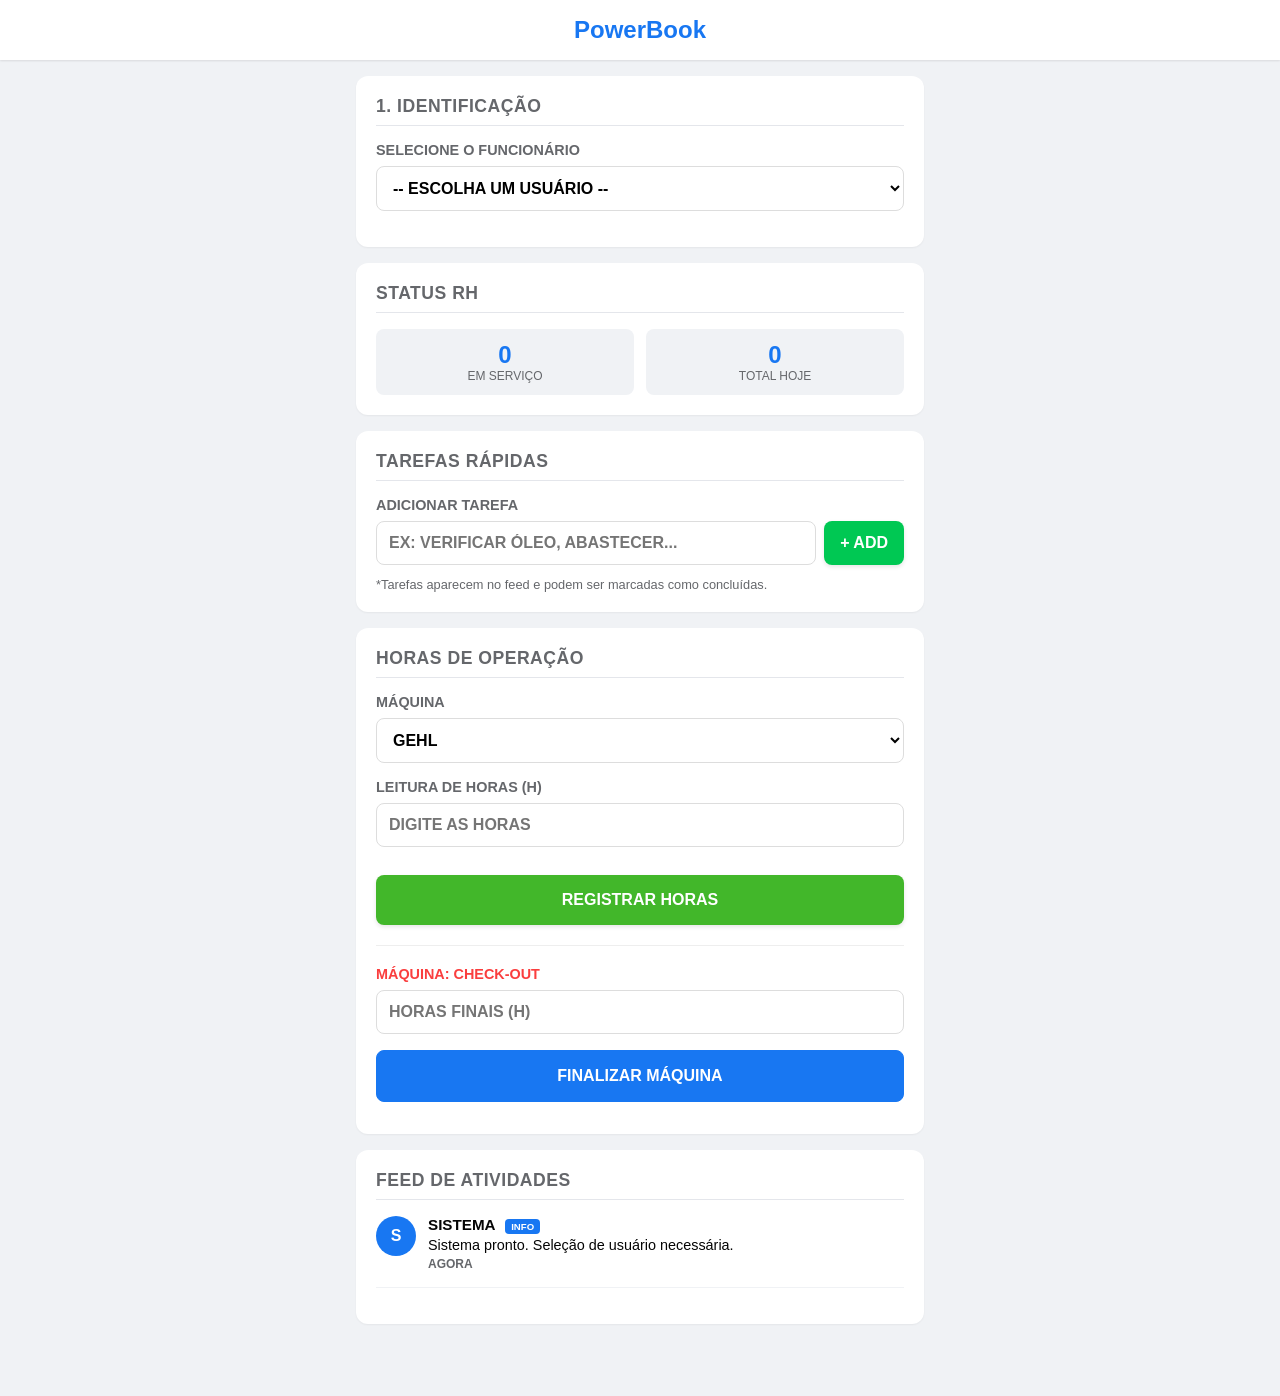
<file: index.html>
<!DOCTYPE html>
<html lang="pt-BR">
<head>
    <meta charset="UTF-8">
    <meta name="viewport" content="width=device-width, initial-scale=1.0, maximum-scale=1.0, user-scalable=no">
    <title>PowerBook - Manutenção Concluída</title>
    <style>
        :root {
            --primary: #1877f2;
            --success: #42b72a;
            --danger: #fa3e3e;
            --warning: #f7b928;
            --bg: #f0f2f5;
            --card: #ffffff;
            --text: #050505;
            --subtext: #65676b;
            --error: #ff4d4d;
            --task: #00c853;
        }

        * { box-sizing: border-box; -webkit-tap-highlight-color: transparent; }

        body {
            font-family: -apple-system, BlinkMacSystemFont, "Segoe UI", Roboto, Helvetica, Arial, sans-serif;
            background: var(--bg);
            margin: 0;
            padding: 0;
            color: var(--text);
            padding-bottom: 40px;
        }

        .header {
            background: var(--card);
            padding: 16px;
            text-align: center;
            box-shadow: 0 1px 2px rgba(0,0,0,0.1);
            position: sticky;
            top: 0;
            z-index: 100;
        }

        .logo {
            font-size: 1.5rem;
            font-weight: 800;
            color: var(--primary);
            margin: 0;
        }

        .container {
            max-width: 600px;
            margin: 0 auto;
            padding: 16px;
        }

        .card {
            background: var(--card);
            border-radius: 12px;
            padding: 20px;
            margin-bottom: 16px;
            box-shadow: 0 1px 2px rgba(0,0,0,0.05);
        }

        h2 {
            font-size: 1.1rem;
            margin: 0 0 16px 0;
            text-transform: uppercase;
            color: var(--subtext);
            letter-spacing: 0.5px;
            border-bottom: 1px solid #e4e6eb;
            padding-bottom: 8px;
        }

        label {
            display: block;
            font-weight: 600;
            margin-bottom: 8px;
            font-size: 0.9rem;
            color: var(--subtext);
            text-transform: uppercase;
        }

        select, input {
            width: 100%;
            padding: 12px;
            border: 1px solid #ddd;
            border-radius: 8px;
            font-size: 1rem;
            font-weight: 600;
            text-transform: uppercase;
            margin-bottom: 16px;
            background: #fff;
        }

        select:focus, input:focus {
            outline: none;
            border-color: var(--primary);
            box-shadow: 0 0 0 3px rgba(24, 119, 242, 0.1);
        }

        .btn {
            width: 100%;
            padding: 16px;
            border: none;
            border-radius: 8px;
            font-size: 1rem;
            font-weight: 800;
            text-transform: uppercase;
            cursor: pointer;
            transition: transform 0.1s, opacity 0.2s;
            margin-bottom: 12px;
            display: flex;
            align-items: center;
            justify-content: center;
            gap: 8px;
            color: white;
            box-shadow: 0 2px 4px rgba(0,0,0,0.1);
        }

        .btn:active { transform: scale(0.98); }
        .btn:disabled { opacity: 0.5; cursor: not-allowed; transform: none; box-shadow: none; }

        .btn-primary { background: var(--primary); }
        .btn-danger { background: var(--danger); }
        .btn-success { background: var(--success); }
        .btn-warning { background: var(--warning); color: #000; }
        .btn-mach { background: var(--primary); border: 1px solid var(--primary); box-shadow: none; }
        .btn-task { background: var(--task); }
        .btn-maint { background: #009688; border: 1px solid #00796b; box-shadow: none; }

        .status-box {
            padding: 12px;
            border-radius: 8px;
            text-align: center;
            font-weight: bold;
            margin-bottom: 16px;
            display: none;
            border: 1px solid transparent;
        }
        .status-lunch { background: #fff3cd; color: #856404; border-color: #ffeeba; display: block; }
        .status-active { background: #d4edda; color: #155724; border-color: #c3e6cb; display: block; }

        .stats-grid {
            display: grid;
            grid-template-columns: 1fr 1fr;
            gap: 12px;
        }
        .stat-item {
            background: #f0f2f5;
            padding: 12px;
            border-radius: 8px;
            text-align: center;
        }
        .stat-val { font-size: 1.5rem; font-weight: 800; color: var(--primary); }
        .stat-label { font-size: 0.75rem; text-transform: uppercase; color: var(--subtext); }

        .feed {
            max-height: 500px;
            overflow-y: auto;
        }
        .feed-item {
            display: flex;
            gap: 12px;
            margin-bottom: 16px;
            padding-bottom: 16px;
            border-bottom: 1px solid #f0f2f5;
        }
        .avatar {
            width: 40px;
            height: 40px;
            border-radius: 50%;
            background: #ddd;
            display: flex;
            align-items: center;
            justify-content: center;
            font-weight: bold;
            color: #555;
            flex-shrink: 0;
        }
        .feed-content h4 { margin: 0 0 4px 0; font-size: 0.95rem; }
        .feed-content p { margin: 0; font-size: 0.9rem; }
        .feed-time { 
            font-size: 0.75rem; 
            color: var(--subtext); 
            margin-top: 4px; 
            font-weight: 600;
        }
        .badge {
            font-size: 0.6rem;
            padding: 2px 6px;
            border-radius: 4px;
            color: white;
            margin-left: 6px;
            text-transform: uppercase;
        }
        .bg-in { background: var(--success); }
        .bg-out { background: var(--danger); }
        .bg-lunch { background: var(--warning); color: #000; }
        .bg-mach { background: var(--primary); }
        .bg-task { background: var(--task); }
        .bg-error { background: var(--error); }
        .bg-done { background: #888; }
        .bg-maint { background: #009688; }

        /* Maintenance Warning Banner */
        .maint-warning {
            background: #fff5f5;
            border: 2px solid var(--danger);
            border-radius: 8px;
            padding: 12px;
            margin-bottom: 16px;
            display: none;
            animation: shake 0.5s;
        }
        @keyframes shake {
            0% { transform: translateX(0); }
            25% { transform: translateX(-5px); }
            50% { transform: translateX(5px); }
            75% { transform: translateX(-5px); }
            100% { transform: translateX(0); }
        }
        .maint-title {
            color: var(--danger);
            font-weight: 800;
            font-size: 0.9rem;
            margin-bottom: 4px;
            display: flex;
            align-items: center;
            gap: 6px;
        }
        .maint-desc {
            font-size: 0.85rem;
            color: #333;
            margin-bottom: 12px;
        }

        .hidden { display: none; }
        
        .toast {
            position: fixed;
            top: 50%;
            left: 50%;
            transform: translate(-50%, -50%);
            background: var(--error);
            color: white;
            padding: 16px 24px;
            border-radius: 8px;
            font-weight: bold;
            box-shadow: 0 4px 12px rgba(0,0,0,0.3);
            z-index: 1000;
            display: none;
            text-align: center;
            width: 80%;
            max-width: 300px;
            animation: fadeIn 0.2s;
        }
        @keyframes fadeIn { from {opacity: 0;} to {opacity: 1;} }

        /* Task Input */
        .task-input-group {
            display: flex;
            gap: 8px;
            margin-bottom: 12px;
        }
        .task-input-group input {
            margin-bottom: 0;
        }
        .task-input-group button {
            width: auto;
            padding: 12px 16px;
            margin-bottom: 0;
            white-space: nowrap;
        }
    </style>
</head>
<body>

    <div class="header">
        <h1 class="logo">PowerBook</h1>
    </div>

    <div class="container">
        
        <!-- User Selection -->
        <div class="card">
            <h2>1. Identificação</h2>
            <label>Selecione o Funcionário</label>
            <select id="userSelect">
                <option value="" disabled selected>-- Escolha um Usuário --</option>
                <option value="PEDRO TAVARES">PEDRO TAVARES</option>
                <option value="LUIS SOUSA">LUIS SOUSA</option>
                <option value="CLAUDIO MIRANDA">CLAUDIO MIRANDA</option>
            </select>

            <!-- Status Banner -->
            <div id="statusDisplay" class="status-box"></div>

            <!-- Action Buttons -->
            <div id="controls" class="hidden">
                <button id="btnIn" class="btn btn-primary" onclick="doCheckIn()">
                    👍 ENTRAR (CHECK-IN)
                </button>
                
                <!-- Lunch Buttons (Hidden by default) -->
                <div id="lunchControls" class="hidden">
                    <button id="btnLunchStart" class="btn btn-warning" onclick="toggleLunchStart()">
                        🍽️ ALMOÇO (INÍCIO)
                    </button>
                    <button id="btnLunchEnd" class="btn btn-primary hidden" onclick="toggleLunchEnd()">
                        🔄 VOLTA DO ALMOÇO
                    </button>
                </div>

                <button id="btnOut" class="btn btn-danger" onclick="doCheckOut()">
                    👋 SAIR (FINALIZAR)
                </button>
            </div>
        </div>

        <!-- Stats -->
        <div class="card">
            <h2>Status RH</h2>
            <div class="stats-grid">
                <div class="stat-item">
                    <div class="stat-val" id="statIn">0</div>
                    <div class="stat-label">Em Serviço</div>
                </div>
                <div class="stat-item">
                    <div class="stat-val" id="statTotal">0</div>
                    <div class="stat-label">Total Hoje</div>
                </div>
            </div>
        </div>

        <!-- Tasks -->
        <div class="card">
            <h2>Tarefas Rápidas</h2>
            <label>Adicionar Tarefa</label>
            <div class="task-input-group">
                <input type="text" id="taskInput" placeholder="Ex: Verificar óleo, Abastecer...">
                <button class="btn btn-task" onclick="addTask()">+ ADD</button>
            </div>
            <div style="font-size: 0.8rem; color: var(--subtext);">
                *Tarefas aparecem no feed e podem ser marcadas como concluídas.
            </div>
        </div>

        <!-- Machine -->
        <div class="card">
            <h2>Horas de Operação</h2>
            
            <!-- Maintenance Warning Banner -->
            <div id="maintBanner" class="maint-warning">
                <div class="maint-title">⚠️ MANUTENÇÃO REQUERIDA</div>
                <div class="maint-desc">
                    A máquina <strong id="maintMachineName"></strong> atingiu <strong id="maintHours"></strong> horas de operação.
                    <br>Por favor, realize a manutenção.
                </div>
                <button class="btn btn-maint" id="btnCompleteMaint" onclick="completeMaintenance()">
                    ✅ MANUTENÇÃO CONCLUÍDA
                </button>
            </div>

            <label>Máquina</label>
            <select id="machineSelect">
                <option value="GEHL">GEHL</option>
                <option value="MUSTANG">MUSTANG</option>
                <option value="BOBCAT">BOBCAT</option>
            </select>
            <label>Leitura de Horas (H)</label>
            <input type="number" id="hourInput" placeholder="DIGITE AS HORAS">
            <div id="lastReadingDisplay" style="font-size: 0.8rem; color: var(--subtext); margin-bottom: 12px;"></div>
            
            <button class="btn btn-success" id="btnLogRead" onclick="doOdometer()">REGISTRAR HORAS</button>
            <hr style="margin: 20px 0; border: 0; border-top: 1px solid #eee;">
            
            <label style="color: var(--danger);">MÁQUINA: CHECK-OUT</label>
            <input type="number" id="machineOutInput" placeholder="HORAS FINAIS (H)">
            <button class="btn btn-mach" id="btnMachOut" onclick="doMachineCheckout()">FINALIZAR MÁQUINA</button>
        </div>

        <!-- Feed -->
        <div class="card">
            <h2>Feed de Atividades</h2>
            <div id="feedList" class="feed">
                <div class="feed-item">
                    <div class="avatar" style="background:var(--primary); color:white;">S</div>
                    <div class="feed-content">
                        <h4>SISTEMA <span class="badge bg-mach">INFO</span></h4>
                        <p>Sistema pronto. Seleção de usuário necessária.</p>
                        <div class="feed-time" id="feedTime">AGORA</div>
                    </div>
                </div>
            </div>
        </div>

    </div>

    <div id="toast" class="toast">ERRO: Leitura inválida!</div>

    <script>
        // State
        let user = null;
        let isOnShift = false;
        let isOnLunch = false;
        let shiftStart = null;
        let lunchStart = null;
        let totalLunchMs = 0;
        let logLines = [];
        let activeMachines = 0;
        let machineCheckoutDone = false;
        let taskCounter = 0;

        // Machine History Store
        // 'reading' = last recorded hour meter value
        // 'totalHours' = cumulative hours tracked for maintenance logic
        // 'lastMaint' = Date object of last maintenance
        const machineHistory = {
            "GEHL": { reading: 0, totalHours: 0, lastMaint: null },
            "MUSTANG": { reading: 0, totalHours: 0, lastMaint: null },
            "BOBCAT": { reading: 0, totalHours: 0, lastMaint: null }
        };

        // Elements
        const userSelect = document.getElementById('userSelect');
        const controls = document.getElementById('controls');
        const statusDisplay = document.getElementById('statusDisplay');
        const lunchControls = document.getElementById('lunchControls');
        const btnIn = document.getElementById('btnIn');
        const btnLunchStart = document.getElementById('btnLunchStart');
        const btnLunchEnd = document.getElementById('btnLunchEnd');
        const btnOut = document.getElementById('btnOut');
        const feedList = document.getElementById('feedList');
        const feedTime = document.getElementById('feedTime');
        const machineSelect = document.getElementById('machineSelect');
        const hourInput = document.getElementById('hourInput');
        const machineOutInput = document.getElementById('machineOutInput');
        const lastReadingDisplay = document.getElementById('lastReadingDisplay');
        const btnLogRead = document.getElementById('btnLogRead');
        const btnMachOut = document.getElementById('btnMachOut');
        const toast = document.getElementById('toast');
        const maintBanner = document.getElementById('maintBanner');
        const maintMachineName = document.getElementById('maintMachineName');
        const maintHours = document.getElementById('maintHours');
        const btnCompleteMaint = document.getElementById('btnCompleteMaint');

        // Time Helpers
        const now = () => new Date();
        const timeStr = (d) => d.toLocaleTimeString('pt-BR', {hour:'2-digit', minute:'2-digit'});
        const dateStr = (d) => d.toLocaleDateString('pt-BR') + ' ' + timeStr(d);

        // Update UI when machine changes
        machineSelect.addEventListener('change', updateLastReadingUI);
        function updateLastReadingUI() {
            const machId = machineSelect.value;
            const data = machineHistory[machId];
            const lastVal = data.reading;
            const totalHours = data.totalHours;
            
            // Format Last Maintenance
            let maintText = "Nunca";
            if (data.lastMaint) {
                maintText = dateStr(data.lastMaint);
            }

            lastReadingDisplay.innerText = `Última leitura: ${lastVal} H | Total Horas: ${totalHours}h | Última Manutenção: ${maintText}`;
            
            // Check for Maintenance Warning
            // Trigger only if totalHours >= 200 AND it's a multiple of 200 (200, 400, 600...)
            if (totalHours >= 200 && (totalHours % 200 === 0)) {
                maintMachineName.innerText = machId;
                maintHours.innerText = totalHours;
                maintBanner.style.display = 'block';
            } else {
                maintBanner.style.display = 'none';
            }

            // Reset inputs
            hourInput.value = '';
            machineOutInput.value = '';
        }

        // Initialize
        userSelect.addEventListener('change', (e) => {
            user = e.target.value;
            if(user) {
                controls.classList.remove('hidden');
                // Reset state
                isOnShift = false;
                isOnLunch = false;
                shiftStart = null;
                totalLunchMs = 0;
                machineCheckoutDone = false;
                lunchControls.classList.add('hidden');
                statusDisplay.style.display = 'none';
                btnIn.disabled = false;
                btnOut.disabled = false;
                addLog('SISTEMA', 'INFO', `Usuário ${user} selecionado.`);
                updateLastReadingUI();
            } else {
                controls.classList.add('hidden');
                user = null;
            }
        });

        function addLog(name, type, msg) {
            const d = now();
            let badgeClass = 'bg-mach';
            if(type === 'IN') badgeClass = 'bg-in';
            if(type === 'OUT') badgeClass = 'bg-out';
            if(type === 'LUNCH') badgeClass = 'bg-lunch';
            if(type === 'MACH') badgeClass = 'bg-mach';
            if(type === 'TASK') badgeClass = 'bg-task';
            if(type === 'MAINT') badgeClass = 'bg-maint';

            const html = `
                <div class="feed-item">
                    <div class="avatar" style="background:${type==='LUNCH'?'var(--warning)':'#ddd'}; color:${type==='LUNCH'?'#000':'#555'}">${name.charAt(0)}</div>
                    <div class="feed-content">
                        <h4>${name} <span class="badge ${badgeClass}">${type}</span></h4>
                        <p>${msg}</p>
                        <div class="feed-time">${dateStr(d)} - ${timeStr(d)}</div>
                    </div>
                </div>
            `;
            feedList.insertAdjacentHTML('afterbegin', html);
            logLines.push(`[${dateStr(d)}] ${name} - ${type}: ${msg}`);
            feedTime.innerText = dateStr(d) + ' ' + timeStr(d);
        }

        function doCheckIn() {
            if(!user) return;
            isOnShift = true;
            shiftStart = now();
            totalLunchMs = 0;
            
            btnIn.disabled = true;
            lunchControls.classList.remove('hidden');
            statusDisplay.innerText = "EM TURNO";
            statusDisplay.className = "status-box status-active";
            
            addLog(user, 'IN', 'Iniciou o turno.');
        }

        function toggleLunchStart() {
            if(!isOnShift) return;
            
            isOnLunch = true;
            lunchStart = now();
            
            btnLunchStart.classList.add('hidden');
            btnLunchEnd.classList.remove('hidden');
            
            statusDisplay.innerText = "EM PAUSA: ALMOÇO";
            statusDisplay.className = "status-box status-lunch";
            
            addLog(user, 'LUNCH', 'Iniciou pausa para almoço.');
        }

        function toggleLunchEnd() {
            if(!isOnLunch) return;
            
            const end = now();
            const duration = end - lunchStart;
            totalLunchMs += duration;
            
            isOnLunch = false;
            
            btnLunchStart.classList.remove('hidden');
            btnLunchEnd.classList.add('hidden');
            
            statusDisplay.style.display = 'none';
            
            const minutes = Math.round(duration / 60000);
            addLog(user, 'LUNCH', `Volta de almoço (${minutes} min).`);
        }

        function doOdometer() {
            const machId = machineSelect.value;
            const val = parseFloat(hourInput.value);
            const lastVal = machineHistory[machId].reading;

            if (isNaN(val)) {
                showToast("ERRO: Digite um valor numérico.");
                return;
            }

            if (val < lastVal) {
                showToast(`ERRO: Leitura (${val}) menor que a última (${lastVal}).`);
                return;
            }

            const diff = val - lastVal;
            machineHistory[machId].reading = val;
            machineHistory[machId].totalHours += diff;
            
            activeMachines++;
            addLog("SISTEMA", 'MACH', `${machId} registrada: ${val} H (Total: ${diff} H).`);
            hourInput.value = '';
            updateLastReadingUI();
        }

        function doMachineCheckout() {
            const machId = machineSelect.value;
            const finalVal = parseFloat(machineOutInput.value);
            const lastVal = machineHistory[machId].reading;

            if (isNaN(finalVal)) {
                showToast("ERRO: Digite a leitura final da máquina.");
                return;
            }

            if (finalVal < lastVal) {
                showToast(`ERRO: Leitura final (${finalVal}) menor que a última registrada (${lastVal}).`);
                return;
            }

            const diff = finalVal - lastVal;
            machineCheckoutDone = true;
            
            addLog("SISTEMA", 'MACH', `${machId} CHECK-OUT: Final ${finalVal} H (Total: ${diff} H).`);
            
            machineOutInput.value = '';
            btnMachOut.disabled = true;
            btnMachOut.innerText = "MÁQUINA FINALIZADA";
            showToast("Máquina finalizada com sucesso!");
        }

        function doCheckOut() {
            if (!user || !isOnShift) return;
            
            const shiftEnd = now();
            const totalShiftMs = shiftEnd - shiftStart;
            const totalMinutes = Math.round(totalShiftMs / 60000);
            const hours = Math.floor(totalMinutes / 60);
            const mins = totalMinutes % 60;
            
            const workMinutes = totalMinutes - Math.round(totalLunchMs / 60000);

            let warning = "";
            if (!machineCheckoutDone) {
                warning = " (Atenção: Máquina não finalizada)";
                addLog("SISTEMA", 'MACH', `ADVERTÊNCIA: ${user} saiu sem finalizar a máquina.`);
            }

            addLog(user, 'OUT', `Finalizou turno (${hours}h ${mins}m). Trabalho: ${workMinutes} min.${warning}`);
            
            // Reset UI
            isOnShift = false;
            btnIn.disabled = false;
            btnOut.innerText = "SAIR (FINALIZAR TURNO)";
            lunchControls.classList.add('hidden');
            statusDisplay.style.display = 'none';
            btnLunchStart.classList.remove('hidden');
            btnLunchEnd.classList.add('hidden');
            
            // Reset Machine State for next user
            machineCheckoutDone = false;
            btnMachOut.disabled = false;
            btnMachOut.innerText = "FINALIZAR MÁQUINA";
            
            updateStats();
        }

        function updateStats() {
            document.getElementById('statIn').innerText = isOnShift ? 1 : 0;
            document.getElementById('statTotal').innerText = isOnShift ? 1 : 0;
            activeMachines = 0;
        }

        function showToast(msg) {
            toast.innerText = msg;
            toast.style.display = 'block';
            setTimeout(() => {
                toast.style.display = 'none';
            }, 3000);
        }

        function addTask() {
            const input = document.getElementById('taskInput');
            const taskName = input.value.trim();
            
            if (!taskName || !user) {
                showToast("Digite uma tarefa e selecione um usuário.");
                return;
            }

            const taskId = `task-${Date.now()}`;
            const html = `
                <div class="feed-item">
                    <div class="avatar" style="background:var(--task); color:white;">T</div>
                    <div class="feed-content">
                        <h4>${user} <span class="badge bg-task">TAREFA</span></h4>
                        <p>${taskName}</p>
                        <div class="feed-time">${dateStr(now())} - ${timeStr(now())}</div>
                        <button class="btn btn-success" style="margin-top:8px; width:auto; padding:8px 12px; font-size:0.8rem; border-radius:4px;" onclick="completeTask('${taskId}', this)">✔ CONCLUÍDO</button>
                    </div>
                </div>
            `;
            
            feedList.insertAdjacentHTML('afterbegin', html);
            logLines.push(`[${dateStr(now())}] ${user} - TAREFA: ${taskName}`);
            input.value = '';
        }

        function completeTask(id, btn) {
            const item = btn.closest('.feed-item');
            const title = item.querySelector('h4');
            const p = item.querySelector('p');
            const taskName = p.innerText;
            
            title.innerHTML = `${title.innerHTML.replace(/✔ CONCLUÍDO/, '')} <span class="badge bg-done">FECHADO</span>`;
            p.style.textDecoration = "line-through";
            p.style.color = "#888";
            btn.style.display = "none";
            
            addLog("SISTEMA", "TASK", `Tarefa "${taskName}" concluída.`);
        }

        function completeMaintenance() {
            const machId = machineSelect.value;
            
            // Reset hours
            machineHistory[machId].totalHours = 0;
            machineHistory[machId].lastMaint = now();
            
            // Log
            addLog("SISTEMA", 'MAINT', `Manutenção concluída. Novo ciclo iniciado para ${machId}.`);
            
            // Hide banner and update UI
            maintBanner.style.display = 'none';
            updateLastReadingUI();
        }
    </script>
</body>
</html>
</file>
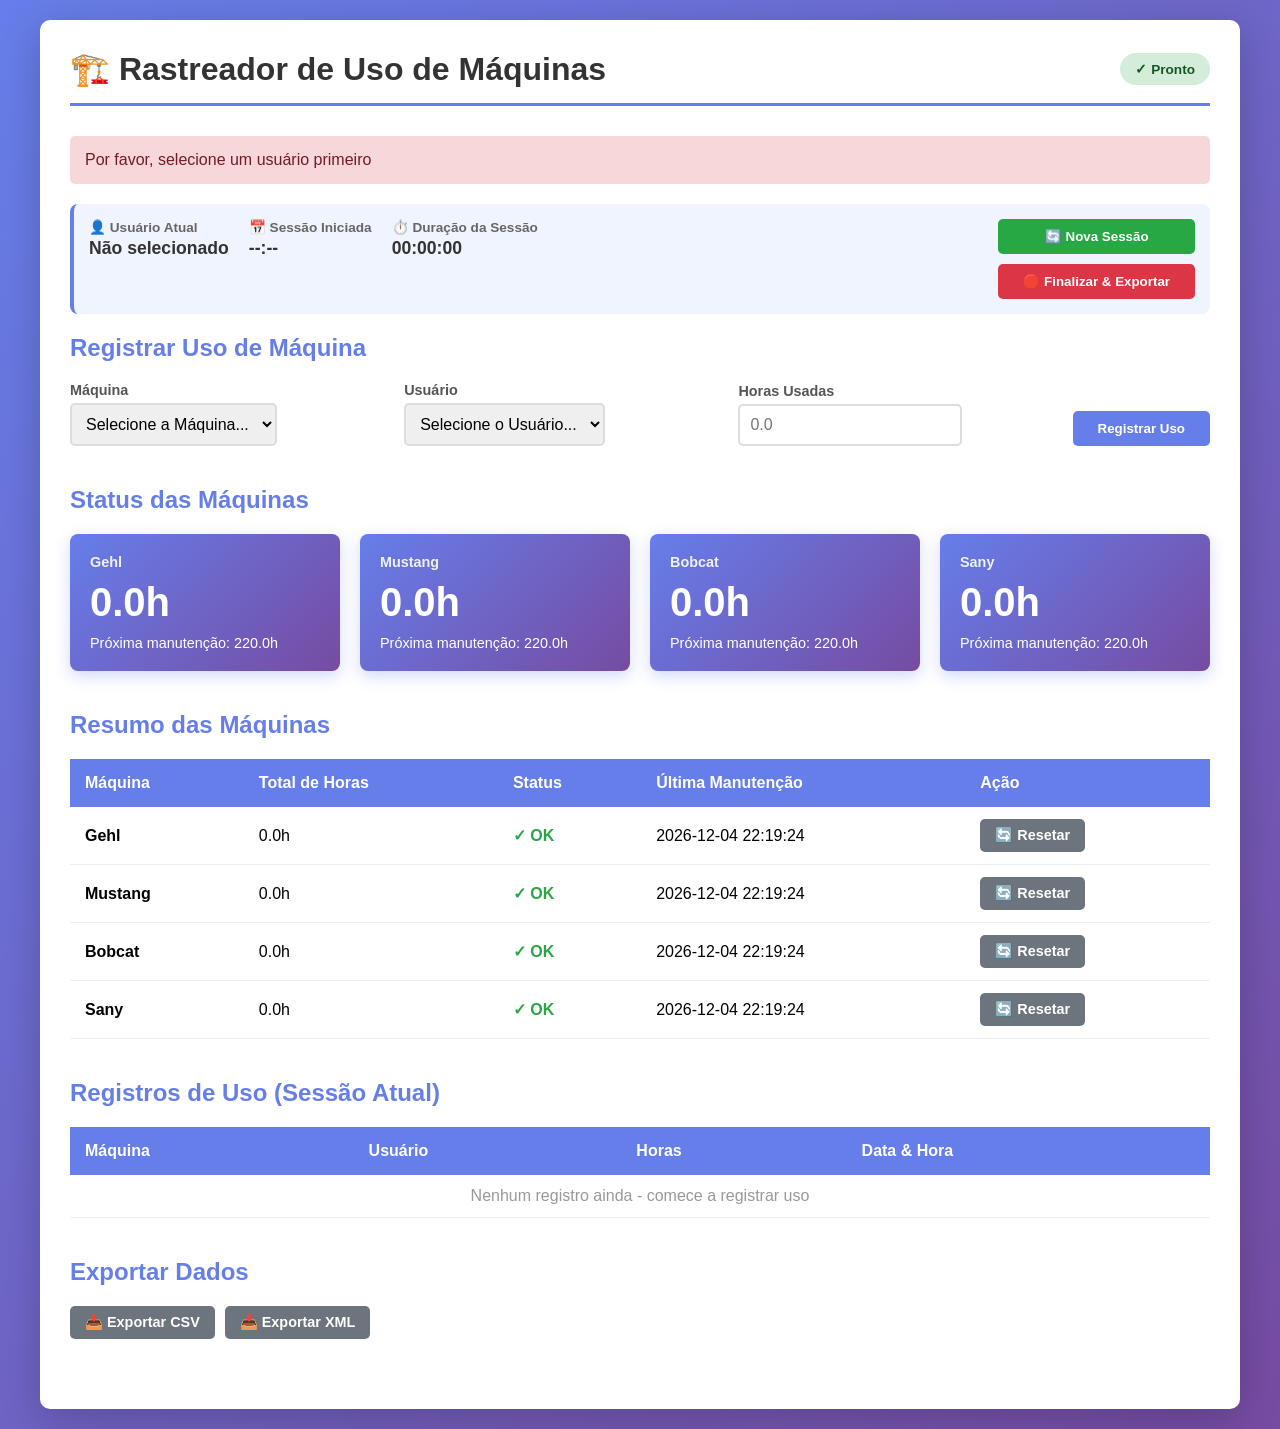
<file: machine-tracker.html>
<!DOCTYPE html>
<html lang="pt">
<head>
    <meta charset="UTF-8">
    <meta name="viewport" content="width=device-width, initial-scale=1.0">
    <title>Rastreador de Uso de Máquinas</title>
    <style>
        * {
            margin: 0;
            padding: 0;
            box-sizing: border-box;
        }
        
        body {
            font-family: 'Segoe UI', Tahoma, Geneva, Verdana, sans-serif;
            background: linear-gradient(135deg, #667eea 0%, #764ba2 100%);
            min-height: 100vh;
            padding: 20px;
        }
        
        .container {
            max-width: 1200px;
            margin: 0 auto;
            background: white;
            border-radius: 10px;
            box-shadow: 0 10px 40px rgba(0, 0, 0, 0.2);
            padding: 30px;
        }
        
        .header {
            display: flex;
            justify-content: space-between;
            align-items: center;
            margin-bottom: 30px;
            border-bottom: 3px solid #667eea;
            padding-bottom: 15px;
        }
        
        h1 {
            color: #333;
            flex: 1;
        }
        
        .status-badge {
            padding: 8px 15px;
            border-radius: 20px;
            font-size: 0.85em;
            font-weight: 600;
            background: #d4edda;
            color: #155724;
        }
        
        .admin-badge {
            padding: 4px 12px;
            border-radius: 20px;
            font-size: 0.75em;
            font-weight: 700;
            background: #ffc107;
            color: #000;
            margin-left: 10px;
        }
        
        .session-info {
            display: flex;
            gap: 20px;
            margin-bottom: 20px;
            padding: 15px;
            background: #f0f4ff;
            border-radius: 8px;
            border-left: 4px solid #667eea;
        }
        
        .session-info div {
            display: flex;
            flex-direction: column;
        }
        
        .session-label {
            font-size: 0.85em;
            color: #666;
            font-weight: 600;
            margin-bottom: 3px;
        }
        
        .session-value {
            font-size: 1.1em;
            color: #333;
            font-weight: 600;
        }
        
        .session-controls {
            display: flex;
            gap: 10px;
            flex-wrap: wrap;
            margin-left: auto;
        }
        
        .section {
            margin-bottom: 40px;
        }
        
        .section h2 {
            color: #667eea;
            margin-bottom: 20px;
            font-size: 1.5em;
        }
        
        .form-group {
            display: grid;
            grid-template-columns: 1fr 1fr 1fr auto;
            gap: 15px;
            margin-bottom: 20px;
            align-items: flex-end;
        }
        
        label {
            display: block;
            color: #555;
            font-weight: 600;
            margin-bottom: 5px;
            font-size: 0.9em;
        }
        
        select, input {
            padding: 10px;
            border: 2px solid #ddd;
            border-radius: 5px;
            font-size: 1em;
            transition: border-color 0.3s;
        }
        
        select:focus, input:focus {
            outline: none;
            border-color: #667eea;
        }
        
        button {
            padding: 10px 25px;
            background: #667eea;
            color: white;
            border: none;
            border-radius: 5px;
            cursor: pointer;
            font-weight: 600;
            transition: background 0.3s;
        }
        
        button:hover {
            background: #764ba2;
        }
        
        button:disabled {
            background: #ccc;
            cursor: not-allowed;
        }
        
        button.secondary {
            background: #6c757d;
            padding: 8px 15px;
            font-size: 0.9em;
        }
        
        button.secondary:hover:not(:disabled) {
            background: #5a6268;
        }
        
        button.danger {
            background: #dc3545;
        }
        
        button.danger:hover:not(:disabled) {
            background: #c82333;
        }
        
        button.success {
            background: #28a745;
        }
        
        button.success:hover {
            background: #218838;
        }
        
        button.warning {
            background: #ffc107;
            color: #000;
        }
        
        button.warning:hover:not(:disabled) {
            background: #e0a800;
        }
        
        .stats-grid {
            display: grid;
            grid-template-columns: repeat(auto-fit, minmax(250px, 1fr));
            gap: 20px;
            margin-bottom: 20px;
        }
        
        .stat-card {
            background: linear-gradient(135deg, #667eea 0%, #764ba2 100%);
            color: white;
            padding: 20px;
            border-radius: 8px;
            box-shadow: 0 5px 15px rgba(102, 126, 234, 0.3);
        }
        
        .stat-card h3 {
            font-size: 0.9em;
            opacity: 0.9;
            margin-bottom: 10px;
        }
        
        .stat-card .value {
            font-size: 2.5em;
            font-weight: bold;
        }
        
        .stat-card.alert {
            background: linear-gradient(135deg, #f093fb 0%, #f5576c 100%);
        }
        
        table {
            width: 100%;
            border-collapse: collapse;
            margin-top: 20px;
        }
        
        th {
            background: #667eea;
            color: white;
            padding: 15px;
            text-align: left;
            font-weight: 600;
        }
        
        td {
            padding: 12px 15px;
            border-bottom: 1px solid #eee;
        }
        
        tr:hover {
            background: #f9f9f9;
        }
        
        .alert-badge {
            display: inline-block;
            background: #f5576c;
            color: white;
            padding: 5px 10px;
            border-radius: 5px;
            font-size: 0.85em;
            font-weight: 600;
        }
        
        .no-alert {
            color: #28a745;
            font-weight: 600;
        }
        
        .export-buttons {
            display: flex;
            gap: 10px;
            margin-top: 20px;
            flex-wrap: wrap;
        }
        
        .admin-section {
            background: #fff3cd;
            border: 2px solid #ffc107;
            border-radius: 8px;
            padding: 20px;
            margin-top: 20px;
        }
        
        .admin-section h3 {
            color: #856404;
            margin-bottom: 15px;
            display: flex;
            align-items: center;
            gap: 10px;
        }
        
        .admin-buttons {
            display: flex;
            gap: 10px;
            flex-wrap: wrap;
        }
        
        .success-message {
            background: #d4edda;
            color: #155724;
            padding: 15px;
            border-radius: 5px;
            margin-bottom: 20px;
            display: none;
        }
        
        .error-message {
            background: #f8d7da;
            color: #721c24;
            padding: 15px;
            border-radius: 5px;
            margin-bottom: 20px;
            display: none;
        }
        
        .hidden-actions {
            display: none;
        }
        
        @media (max-width: 768px) {
            .form-group {
                grid-template-columns: 1fr;
            }
            
            .header {
                flex-direction: column;
                gap: 10px;
            }
            
            .session-info {
                flex-direction: column;
                gap: 10px;
            }
            
            .session-controls {
                margin-left: 0;
                width: 100%;
            }
        }
    </style>
</head>
<body>
    <div class="container">
        <div class="header">
            <div>
                <h1>🏗️ Rastreador de Uso de Máquinas</h1>
                <span class="admin-badge" id="adminBadge" style="display: none;">👤 ADMINISTRADOR</span>
            </div>
            <span class="status-badge" id="statusBadge">✓ Pronto</span>
        </div>
        
        <div class="success-message" id="successMessage"></div>
        <div class="error-message" id="errorMessage"></div>
        
        <!-- Informações da Sessão -->
        <div class="session-info">
            <div>
                <span class="session-label">👤 Usuário Atual</span>
                <span class="session-value" id="currentUser">Não selecionado</span>
            </div>
            <div>
                <span class="session-label">📅 Sessão Iniciada</span>
                <span class="session-value" id="sessionStart">--:--</span>
            </div>
            <div>
                <span class="session-label">⏱️ Duração da Sessão</span>
                <span class="session-value" id="sessionDuration">00:00:00</span>
            </div>
            <div class="session-controls">
                <button class="success" onclick="app.startNewSession()">🔄 Nova Sessão</button>
                <button class="danger" onclick="app.endSession()">🛑 Finalizar & Exportar</button>
            </div>
        </div>
        
        <!-- Seção Registrar Uso -->
        <div class="section">
            <h2>Registrar Uso de Máquina</h2>
            <div class="form-group">
                <div>
                    <label for="machine">Máquina</label>
                    <select id="machine" required>
                        <option value="">Selecione a Máquina...</option>
                    </select>
                </div>
                <div>
                    <label for="user">Usuário</label>
                    <select id="user" required>
                        <option value="">Selecione o Usuário...</option>
                    </select>
                </div>
                <div>
                    <label for="hours">Horas Usadas</label>
                    <input type="number" id="hours" placeholder="0.0" step="0.1" min="0" required>
                </div>
                <button onclick="app.logUsage()">Registrar Uso</button>
            </div>
        </div>
        
        <!-- Seção Status das Máquinas -->
        <div class="section">
            <h2>Status das Máquinas</h2>
            <div class="stats-grid" id="machineStats"></div>
        </div>
        
        <!-- Tabela Resumo de Máquinas -->
        <div class="section">
            <h2>Resumo das Máquinas</h2>
            <table id="machinesTable">
                <thead>
                    <tr>
                        <th>Máquina</th>
                        <th>Total de Horas</th>
                        <th>Status</th>
                        <th>Última Manutenção</th>
                        <th>Ação</th>
                    </tr>
                </thead>
                <tbody></tbody>
            </table>
        </div>
        
        <!-- Seção Registros de Uso -->
        <div class="section">
            <h2>Registros de Uso (Sessão Atual)</h2>
            <table id="usageTable">
                <thead>
                    <tr>
                        <th>Máquina</th>
                        <th>Usuário</th>
                        <th>Horas</th>
                        <th>Data & Hora</th>
                    </tr>
                </thead>
                <tbody></tbody>
            </table>
        </div>
        
        <!-- Seção de Exportação -->
        <div class="section">
            <h2>Exportar Dados</h2>
            <div class="export-buttons">
                <button class="secondary" onclick="app.exportCSV()">📥 Exportar CSV</button>
                <button class="secondary" onclick="app.exportXML()">📥 Exportar XML</button>
            </div>
        </div>
        
        <!-- Seção Admin -->
        <div class="section" id="adminSection" style="display: none;">
            <div class="admin-section">
                <h3>⚙️ Painel de Administração</h3>
                <p style="margin-bottom: 15px; color: #856404;">Apenas o administrador (Claudio Miranda) pode resetar alertas de manutenção.</p>
                <div class="admin-buttons">
                    <button class="warning" onclick="app.resetAllMaintenance()">🔄 Resetar Todas as Manutenções</button>
                    <button class="danger" onclick="app.clearAllData()">🗑️ Limpar Todos os Dados</button>
                </div>
            </div>
        </div>
    </div>
    
    <script src="config.js"></script>
    <script>
        // Aplicativo Rastreador de Uso de Máquinas
        const app = {
            machines: [],
            users: [],
            sessionLogs: [],
            allLogs: [],
            currentSession: null,
            sessionStartTime: null,
            sessionDurationInterval: null,
            
            async init() {
                console.log('Inicializando Rastreador de Uso de Máquinas...');
                this.initializeData();
                this.loadFromLocalStorage();
                this.startNewSession();
                this.render();
                this.startAutoSync();
                this.startSessionTimer();
            },
            
            initializeData() {
                // Inicializar máquinas
                if (this.machines.length === 0) {
                    this.machines = CONFIG.MACHINES.map((name, index) => ({
                        id: index + 1,
                        name: name,
                        total_hours: 0,
                        maintenance_alert: false,
                        last_maintenance: this.getCurrentDateTime()
                    }));
                }
                
                // Inicializar usuários
                if (this.users.length === 0) {
                    this.users = CONFIG.USERS.map((name, index) => ({
                        id: index + 1,
                        name: name
                    }));
                }
            },
            
            startNewSession() {
                const user = document.getElementById('user').value;
                if (!user) {
                    this.showError('Por favor, selecione um usuário primeiro');
                    return;
                }
                
                const selectedUser = this.users.find(u => u.id == user);
                this.currentSession = {
                    user: selectedUser.name,
                    userId: selectedUser.id,
                    startTime: new Date(),
                    logs: []
                };
                
                this.sessionLogs = [];
                this.sessionStartTime = new Date();
                document.getElementById('currentUser').textContent = selectedUser.name;
                document.getElementById('sessionStart').textContent = this.getCurrentDateTime();
                
                // Mostrar painel admin se for Claudio Miranda
                this.updateAdminPanel();
                
                this.saveToLocalStorage();
                this.showSuccess(`✓ Sessão iniciada para ${selectedUser.name}`);
                this.render();
            },
            
            updateAdminPanel() {
                const adminSection = document.getElementById('adminSection');
                const adminBadge = document.getElementById('adminBadge');
                
                if (this.currentSession && this.currentSession.user === CONFIG.ADMIN_USER) {
                    adminSection.style.display = 'block';
                    adminBadge.style.display = 'inline-block';
                } else {
                    adminSection.style.display = 'none';
                    adminBadge.style.display = 'none';
                }
            },
            
            startSessionTimer() {
                if (this.sessionDurationInterval) clearInterval(this.sessionDurationInterval);
                
                this.sessionDurationInterval = setInterval(() => {
                    if (this.sessionStartTime) {
                        const now = new Date();
                        const diff = Math.floor((now - this.sessionStartTime) / 1000);
                        const hours = Math.floor(diff / 3600);
                        const minutes = Math.floor((diff % 3600) / 60);
                        const seconds = diff % 60;
                        
                        const duration = `${String(hours).padStart(2, '0')}:${String(minutes).padStart(2, '0')}:${String(seconds).padStart(2, '0')}`;
                        document.getElementById('sessionDuration').textContent = duration;
                    }
                }, 1000);
            },
            
            endSession() {
                if (!this.currentSession) {
                    this.showError('Nenhuma sessão ativa');
                    return;
                }
                
                if (this.sessionLogs.length === 0) {
                    this.showError('Nenhum uso registrado nesta sessão');
                    return;
                }
                
                const confirmed = confirm(`Exportar sessão para ${this.currentSession.user}?\n\nArquivo: ${this.currentSession.user.replace(/\s+/g, '_')}_${this.getFileDateTime()}.xml`);
                if (!confirmed) return;
                
                // Exportar XML
                this.exportSessionXML();
                
                // Limpar sessão
                this.currentSession = null;
                this.sessionLogs = [];
                this.sessionStartTime = null;
                document.getElementById('currentUser').textContent = 'Não selecionado';
                document.getElementById('sessionStart').textContent = '--:--';
                document.getElementById('sessionDuration').textContent = '00:00:00';
                document.getElementById('user').value = '';
                
                this.updateAdminPanel();
                this.saveToLocalStorage();
                this.showSuccess('✓ Sessão finalizada e exportada!');
                this.render();
            },
            
            async logUsage() {
                const machineId = document.getElementById('machine').value;
                const userId = document.getElementById('user').value;
                const hours = document.getElementById('hours').value;
                
                if (!machineId || !userId || !hours) {
                    this.showError('Por favor, preencha todos os campos');
                    return;
                }
                
                if (!this.currentSession) {
                    this.showError('Nenhuma sessão ativa. Por favor, inicie uma nova sessão.');
                    return;
                }
                
                const machine = this.machines.find(m => m.id == machineId);
                const user = this.users.find(u => u.id == userId);
                
                const log = {
                    id: Date.now(),
                    machine: machine.name,
                    user: user.name,
                    hours: parseFloat(hours),
                    timestamp: this.getCurrentDateTime()
                };
                
                this.sessionLogs.push(log);
                this.allLogs.push(log);
                machine.total_hours += parseFloat(hours);
                
                // Verificar alerta de manutenção (a cada 220 horas)
                if (machine.total_hours >= 220) {
                    machine.maintenance_alert = true;
                }
                
                this.showSuccess(`✓ Registrado ${hours}h para ${machine.name}`);
                document.getElementById('hours').value = '';
                document.getElementById('machine').value = '';
                
                this.saveToLocalStorage();
                this.render();
            },
            
            resetMaintenance(machineId) {
                // Apenas Claudio Miranda pode resetar
                if (!this.currentSession || this.currentSession.user !== CONFIG.ADMIN_USER) {
                    this.showError('⛔ Apenas o administrador (Claudio Miranda) pode resetar alertas de manutenção');
                    return;
                }
                
                if (!confirm('Tem certeza que deseja resetar a manutenção desta máquina?')) return;
                
                const machine = this.machines.find(m => m.id == machineId);
                if (machine) {
                    machine.maintenance_alert = false;
                    machine.total_hours = 0;
                    machine.last_maintenance = this.getCurrentDateTime();
                    this.saveToLocalStorage();
                    this.showSuccess(`✓ Manutenção resetada para ${machine.name}`);
                    this.render();
                }
            },
            
            resetAllMaintenance() {
                // Apenas Claudio Miranda pode resetar
                if (!this.currentSession || this.currentSession.user !== CONFIG.ADMIN_USER) {
                    this.showError('⛔ Apenas o administrador (Claudio Miranda) pode resetar alertas de manutenção');
                    return;
                }
                
                if (!confirm('⚠️ Tem certeza que deseja resetar TODAS as manutenções? Esta ação não pode ser desfeita.')) return;
                
                this.machines.forEach(m => {
                    m.maintenance_alert = false;
                    m.total_hours = 0;
                    m.last_maintenance = this.getCurrentDateTime();
                });
                
                this.saveToLocalStorage();
                this.showSuccess('✓ Todas as manutenções foram resetadas!');
                this.render();
            },
            
            exportCSV() {
                let csv = 'Máquina,Usuário,Horas,Data e Hora\n';
                
                this.sessionLogs.forEach(log => {
                    csv += `"${log.machine}","${log.user}",${log.hours},"${log.timestamp}"\n`;
                });
                
                csv += '\n\nMáquina,Total de Horas,Alerta de Manutenção\n';
                this.machines.forEach(m => {
                    csv += `"${m.name}",${m.total_hours},${m.maintenance_alert ? 'SIM' : 'NÃO'}\n`;
                });
                
                this.downloadFile(csv, 'text/csv', 'rastreador_uso.csv');
            },
            
            exportXML() {
                const xmlContent = this.generateSessionXML();
                this.downloadFile(xmlContent, 'application/xml', 'rastreador_uso.xml');
            },
            
            exportSessionXML() {
                const xmlContent = this.generateSessionXML();
                const userName = this.currentSession.user.replace(/\s+/g, '_');
                const dateTime = this.getFileDateTime();
                const filename = `${userName}_${dateTime}.xml`;
                this.downloadFile(xmlContent, 'application/xml', filename);
            },
            
            generateSessionXML() {
                let xml = '<?xml version="1.0" encoding="UTF-8"?>\n';
                xml += '<RelatorioUsoMaquinas>\n';
                xml += `  <Metadados>\n`;
                xml += `    <DataHora>${this.getCurrentDateTime()}</DataHora>\n`;
                if (this.currentSession) {
                    xml += `    <Usuario>${this.escapeXml(this.currentSession.user)}</Usuario>\n`;
                    xml += `    <InicioSessao>${this.currentSession.startTime.toLocaleString('pt-BR')}</InicioSessao>\n`;
                }
                xml += `  </Metadados>\n`;
                
                xml += '  <RegistrosUso>\n';
                (this.sessionLogs.length > 0 ? this.sessionLogs : this.allLogs).forEach(log => {
                    xml += '    <Registro>\n';
                    xml += `      <Maquina>${this.escapeXml(log.machine)}</Maquina>\n`;
                    xml += `      <Usuario>${this.escapeXml(log.user)}</Usuario>\n`;
                    xml += `      <Horas>${log.hours}</Horas>\n`;
                    xml += `      <DataHora>${log.timestamp}</DataHora>\n`;
                    xml += '    </Registro>\n';
                });
                xml += '  </RegistrosUso>\n';
                
                xml += '  <ResumoMaquinas>\n';
                this.machines.forEach(m => {
                    xml += '    <Maquina>\n';
                    xml += `      <Nome>${this.escapeXml(m.name)}</Nome>\n`;
                    xml += `      <TotalHoras>${m.total_hours}</TotalHoras>\n`;
                    xml += `      <AlertaManutencao>${m.maintenance_alert ? 'SIM' : 'NÃO'}</AlertaManutencao>\n`;
                    xml += `      <UltimaManutencao>${m.last_maintenance}</UltimaManutencao>\n`;
                    xml += '    </Maquina>\n';
                });
                xml += '  </ResumoMaquinas>\n';
                xml += '</RelatorioUsoMaquinas>';
                
                return xml;
            },
            
            escapeXml(str) {
                if (!str) return '';
                return str.replace(/[<>&'"]/g, function (c) {
                    switch (c) {
                        case '<': return '&lt;';
                        case '>': return '&gt;';
                        case '&': return '&amp;';
                        case '\'': return '&apos;';
                        case '"': return '&quot;';
                    }
                });
            },
            
            downloadFile(content, mimeType, filename) {
                const blob = new Blob([content], { type: mimeType });
                const url = window.URL.createObjectURL(blob);
                const a = document.createElement('a');
                a.href = url;
                a.download = filename;
                document.body.appendChild(a);
                a.click();
                window.URL.revokeObjectURL(url);
                document.body.removeChild(a);
                this.showSuccess(`✓ Arquivo baixado: ${filename}`);
            },
            
            clearAllData() {
                // Apenas Claudio Miranda pode limpar dados
                if (!this.currentSession || this.currentSession.user !== CONFIG.ADMIN_USER) {
                    this.showError('⛔ Apenas o administrador (Claudio Miranda) pode limpar dados');
                    return;
                }
                
                if (!confirm('⚠️ Isto limpará TODOS os dados. Tem certeza?')) return;
                
                this.machines.forEach(m => {
                    m.total_hours = 0;
                    m.maintenance_alert = false;
                    m.last_maintenance = this.getCurrentDateTime();
                });
                this.sessionLogs = [];
                this.allLogs = [];
                
                this.saveToLocalStorage();
                this.showSuccess('✓ Todos os dados foram limpos!');
                this.render();
            },
            
            render() {
                this.renderDropdowns();
                this.renderStats();
                this.renderMachinesTable();
                this.renderUsageLogs();
            },
            
            renderDropdowns() {
                const machineSelect = document.getElementById('machine');
                const userSelect = document.getElementById('user');
                
                machineSelect.innerHTML = '<option value="">Selecione a Máquina...</option>';
                this.machines.forEach(m => {
                    const option = document.createElement('option');
                    option.value = m.id;
                    option.text = m.name;
                    machineSelect.appendChild(option);
                });
                
                userSelect.innerHTML = '<option value="">Selecione o Usuário...</option>';
                this.users.forEach(u => {
                    const option = document.createElement('option');
                    option.value = u.id;
                    option.text = u.name;
                    userSelect.appendChild(option);
                });
            },
            
            renderStats() {
                const container = document.getElementById('machineStats');
                container.innerHTML = '';
                
                this.machines.forEach(m => {
                    const card = document.createElement('div');
                    const isAlert = m.maintenance_alert;
                    card.className = `stat-card ${isAlert ? 'alert' : ''}`;
                    const nextMaintenance = 220 - (m.total_hours % 220);
                    
                    card.innerHTML = `
                        <h3>${m.name}</h3>
                        <div class="value">${m.total_hours.toFixed(1)}h</div>
                        <div style="font-size: 0.9em; margin-top: 10px;">
                            ${isAlert ? '⚠️ ALERTA DE MANUTENÇÃO!' : `Próxima manutenção: ${nextMaintenance.toFixed(1)}h`}
                        </div>
                    `;
                    container.appendChild(card);
                });
            },
            
            renderMachinesTable() {
                const tbody = document.getElementById('machinesTable').querySelector('tbody');
                tbody.innerHTML = '';
                
                this.machines.forEach(m => {
                    const row = tbody.insertRow();
                    const statusHTML = m.maintenance_alert 
                        ? '<span class="alert-badge">⚠️ MANUTENÇÃO NECESSÁRIA</span>' 
                        : '<span class="no-alert">✓ OK</span>';
                    
                    let resetButton = '';
                    if (this.currentSession && this.currentSession.user === CONFIG.ADMIN_USER) {
                        resetButton = `<button class="secondary warning" onclick="app.resetMaintenance(${m.id})">🔄 Resetar</button>`;
                    } else {
                        resetButton = `<button class="secondary" onclick="app.resetMaintenance(${m.id})" disabled>🔄 Resetar</button>`;
                    }
                    
                    row.innerHTML = `
                        <td><strong>${m.name}</strong></td>
                        <td>${m.total_hours.toFixed(1)}h</td>
                        <td>${statusHTML}</td>
                        <td>${m.last_maintenance}</td>
                        <td>${resetButton}</td>
                    `;
                });
            },
            
            renderUsageLogs() {
                const tbody = document.getElementById('usageTable').querySelector('tbody');
                tbody.innerHTML = '';
                
                [...this.sessionLogs].reverse().forEach(log => {
                    const row = tbody.insertRow();
                    row.innerHTML = `
                        <td>${log.machine}</td>
                        <td>${log.user}</td>
                        <td>${log.hours.toFixed(1)}h</td>
                        <td>${log.timestamp}</td>
                    `;
                });
                
                if (this.sessionLogs.length === 0) {
                    const row = tbody.insertRow();
                    row.innerHTML = '<td colspan="4" style="text-align: center; color: #999;">Nenhum registro ainda - comece a registrar uso</td>';
                }
            },
            
            showSuccess(msg) {
                const el = document.getElementById('successMessage');
                el.textContent = msg;
                el.style.display = 'block';
                setTimeout(() => el.style.display = 'none', 4000);
            },
            
            showError(msg) {
                const el = document.getElementById('errorMessage');
                el.textContent = msg;
                el.style.display = 'block';
                setTimeout(() => el.style.display = 'none', 4000);
            },
            
            startAutoSync() {
                setInterval(() => this.saveToLocalStorage(), CONFIG.SYNC_INTERVAL);
            },
            
            saveToLocalStorage() {
                localStorage.setItem('machines', JSON.stringify(this.machines));
                localStorage.setItem('users', JSON.stringify(this.users));
                localStorage.setItem('sessionLogs', JSON.stringify(this.sessionLogs));
                localStorage.setItem('allLogs', JSON.stringify(this.allLogs));
                if (this.currentSession) {
                    localStorage.setItem('currentSession', JSON.stringify(this.currentSession));
                }
            },
            
            loadFromLocalStorage() {
                const machines = localStorage.getItem('machines');
                const users = localStorage.getItem('users');
                const sessionLogs = localStorage.getItem('sessionLogs');
                const allLogs = localStorage.getItem('allLogs');
                const currentSession = localStorage.getItem('currentSession');
                
                if (machines) this.machines = JSON.parse(machines);
                if (users) this.users = JSON.parse(users);
                if (sessionLogs) this.sessionLogs = JSON.parse(sessionLogs);
                if (allLogs) this.allLogs = JSON.parse(allLogs);
                if (currentSession) this.currentSession = JSON.parse(currentSession);
            },
            
            getCurrentDateTime() {
                const now = new Date();
                const year = now.getFullYear();
                const month = String(now.getMonth() + 1).padStart(2, '0');
                const day = String(now.getDate()).padStart(2, '0');
                const hours = String(now.getHours()).padStart(2, '0');
                const minutes = String(now.getMinutes()).padStart(2, '0');
                const seconds = String(now.getSeconds()).padStart(2, '0');
                return `${year}-${month}-${day} ${hours}:${minutes}:${seconds}`;
            },
            
            getFileDateTime() {
                const now = new Date();
                const year = now.getFullYear();
                const month = String(now.getMonth() + 1).padStart(2, '0');
                const day = String(now.getDate()).padStart(2, '0');
                const hours = String(now.getHours()).padStart(2, '0');
                const minutes = String(now.getMinutes()).padStart(2, '0');
                const seconds = String(now.getSeconds()).padStart(2, '0');
                return `${year}${month}${day}_${hours}${minutes}${seconds}`;
            }
        };
        
        // Inicializar ao carregar a página
        document.addEventListener('DOMContentLoaded', () => app.init());
    </script>
</body>
</html>
</file>
